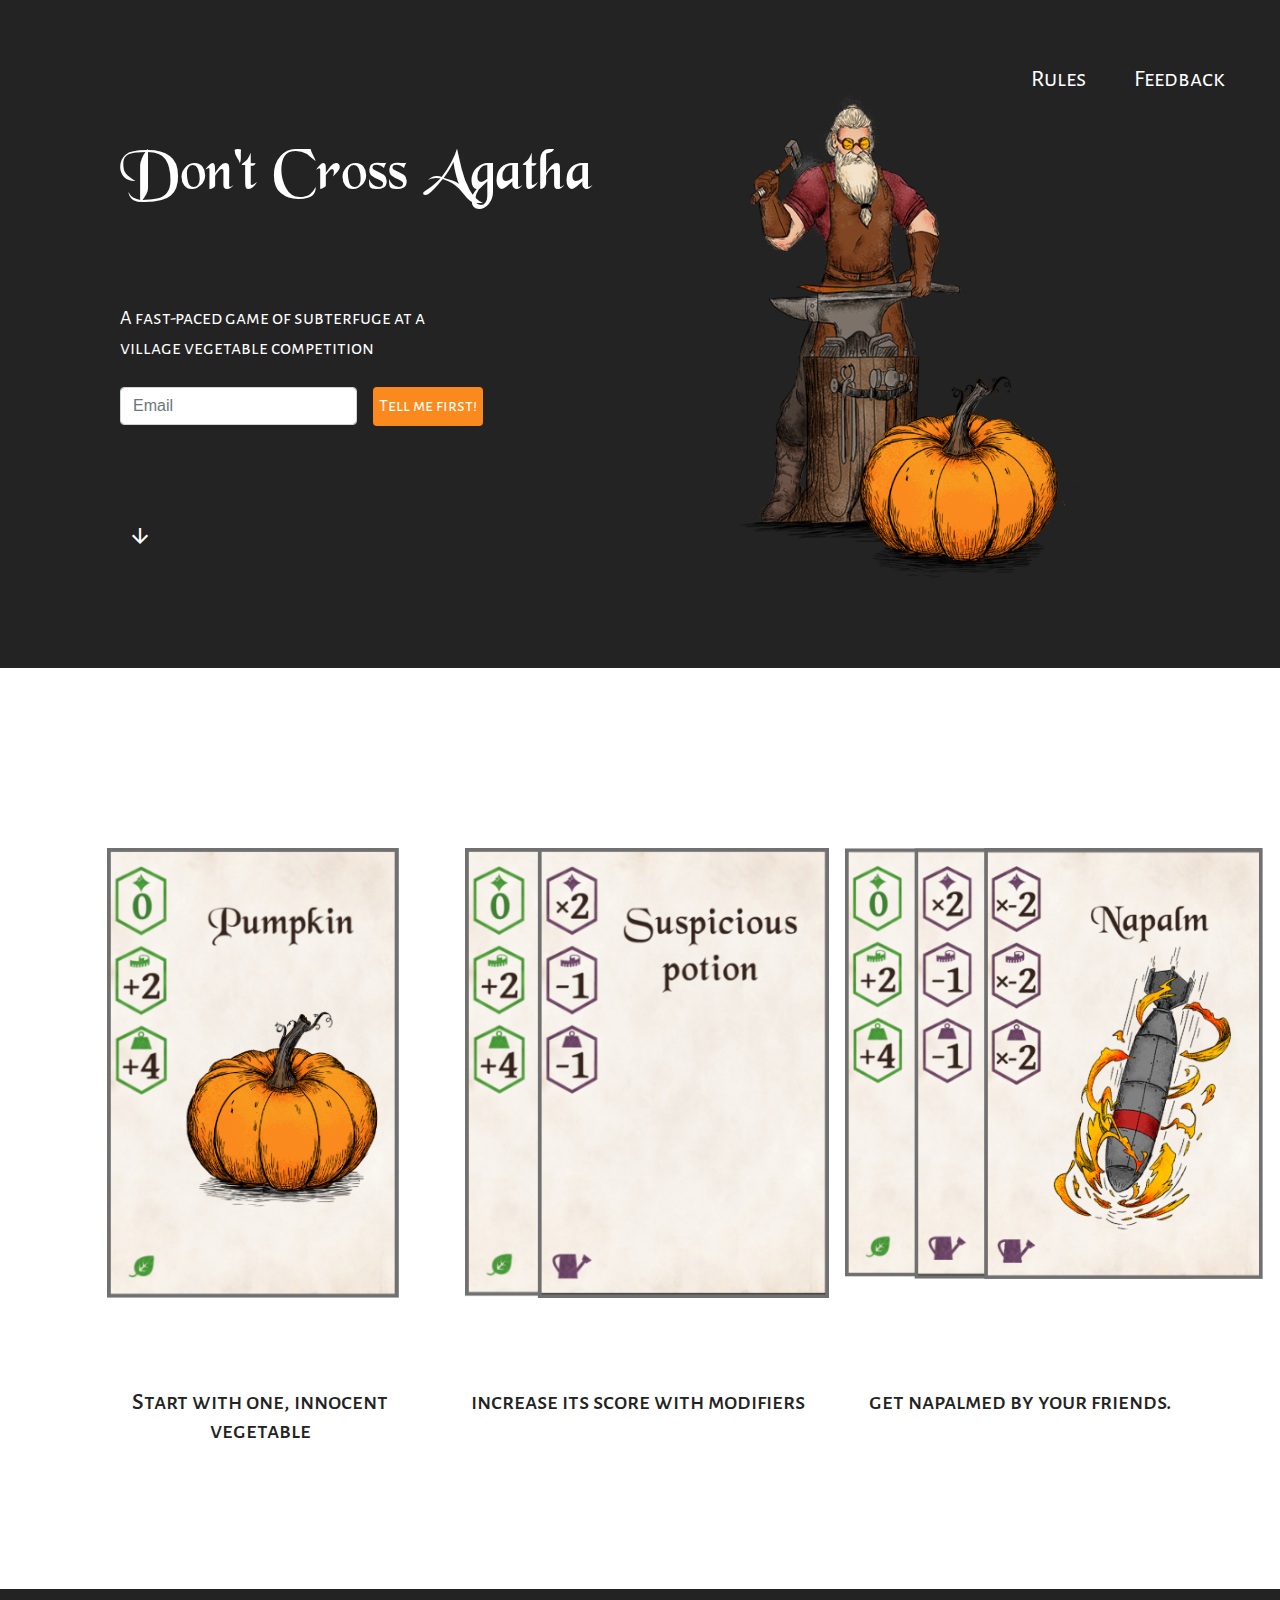
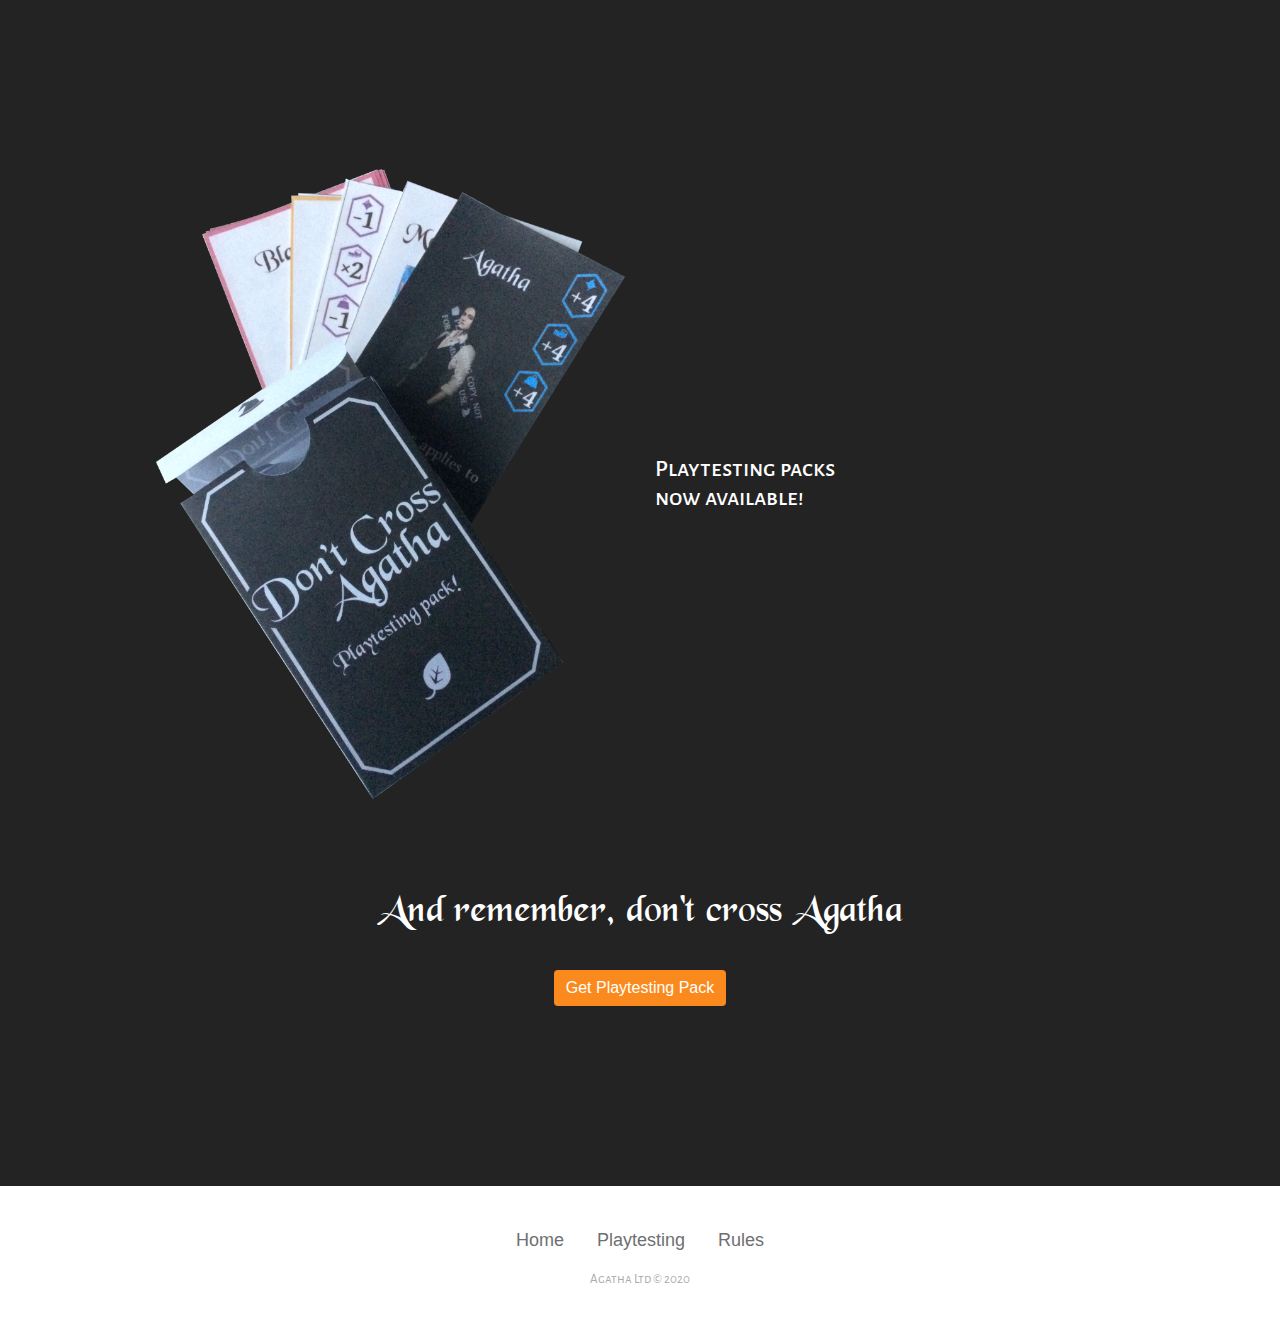
<file: index.html>
<!DOCTYPE html>
<html>

<head>
    <meta charset="utf-8">
    <meta name="viewport" content="width=device-width, initial-scale=1.0, shrink-to-fit=no">
    <title>Don't Cross Agatha</title>
    <link rel="stylesheet" href="assets/bootstrap/css/bootstrap.min.css">
    <link rel="stylesheet" href="https://fonts.googleapis.com/css?family=Alegreya+Sans+SC">
    <link rel="stylesheet" href="assets/css/BlackChancery.css">
    <link rel="stylesheet" href="assets/fonts/material-icons.min.css">
    <link rel="stylesheet" href="assets/css/Contact-Form-Clean.css">
    <link rel="stylesheet" href="assets/css/Footer-Basic.css">
    <link rel="stylesheet" href="assets/css/iframe.css">
    <link rel="stylesheet" href="assets/css/styles.css">
</head>

<body>
    <nav class="navbar navbar-light navbar-expand-md">
        <div class="container-fluid"><button data-toggle="collapse" class="navbar-toggler text-center text-white" data-target="#navcol-1" style="color: rgba(255,255,255,0.5);"><i class="material-icons" id="menu">menu</i></button>
            <div class="collapse navbar-collapse text-right d-xl-flex justify-content-xl-end"
                id="navcol-1">
                <ul class="nav navbar-nav text-right">
                    <li class="nav-item"><a class="nav-link top-link" href="rules.html">Rules</a></li>
                    <li class="nav-item"><a class="nav-link top-link" href="rules.html#feedback">Feedback</a></li>
                </ul>
            </div>
        </div>
    </nav>
    <div id="landing">
        <div class="container">
            <div class="row">
                <div class="col-md-6 d-xl-flex justify-content-xl-end align-items-xl-center" id="bsmith">
                    <div class="jumbotron" style="background: #e9ecef00;">
                        <h1 style="font-family: BlackChancery;font-size: 60px;color: #ffffff;">Don't Cross Agatha<br></h1>
                        <p id="top" style="font-family: 'Alegreya Sans SC', sans-serif;font-size: 20px;color: #ffffff;">A fast-paced game of subterfuge at a village vegetable competition</p>
                        <form data-bss-recipient="21d30f80d0d750b8607ee307443e2be3" data-bss-subject="Agatha Playtesting">
                            <div class="form-group d-xl-flex align-items-xl-center"><input class="form-control" type="email" name="Email-input" placeholder="Email"><button class="btn btn-primary" id="tell-me-first" type="button" style="background: #fa8a1d;">Tell me first!</button></div>
                        </form>
                        <div class="text-left" style="text-align: left;">
                            <p class="d-xl-flex align-items-xl-center" id="how-to-play"><i class="material-icons">arrow_downward</i></p>
                        </div>
                    </div>
                </div>
                <div class="col-md-6 d-xl-flex align-items-xl-center">
                    <div class="blacksmith-div"><img src="assets/img/Group%2013.png" loading="eager"></div>
                </div>
            </div>
        </div>
    </div>
    <div class="how-to-play">
        <div class="container" id="how-cont">
            <div class="row">
                <div class="col-md-4 text-center"><img class="cards" src="assets/img/Group%209.png">
                    <h3>Start with one, innocent vegetable</h3>
                </div>
                <div class="col-md-4 text-center"><img class="cards" src="assets/img/Group%2015.png">
                    <h3>increase its score with modifiers&nbsp;</h3>
                </div>
                <div class="col-md-4 text-center"><img class="cards" src="assets/img/Group%2014.png">
                    <h3>get napalmed by your friends.</h3>
                </div>
            </div>
        </div>
    </div>
    <div class="playtesting">
        <div class="container">
            <div class="row">
                <div class="col-md-6 text-center d-xl-flex justify-content-xl-end align-items-xl-center"><img class="pack" src="assets/img/Playtesting-pack.png"></div>
                <div class="col-md-6 text-left d-xl-flex justify-content-xl-start align-items-xl-center">
                    <h3 id="playtesting-title">Playtesting packs <br>now available!</h3>
                </div>
            </div>
        </div>
    </div>
    <div id="action" style="text-align: center;">
        <h1 id="remember" style="font-family: BlackChancery;text-align: center;color: #ffffff;">And remember, don't cross Agatha</h1><a class="btn btn-primary" role="button" style="background: #fa8a1d;border-style: none;" href="playtesting.html">Get Playtesting Pack</a></div>
    <div class="footer-basic">
        <footer>
            <ul class="list-inline">
                <li class="list-inline-item"><a href="index.html">Home</a></li>
                <li class="list-inline-item"><a href="playtesting.html">Playtesting</a></li>
                <li class="list-inline-item"><a href="rules.html">Rules</a></li>
            </ul>
            <p class="copyright">Agatha Ltd © 2020</p>
        </footer>
    </div>
    <script src="assets/js/jquery.min.js"></script>
    <script src="assets/bootstrap/js/bootstrap.min.js"></script>
    <script src="assets/js/smart-forms.min.js"></script>
</body>

</html>
</file>
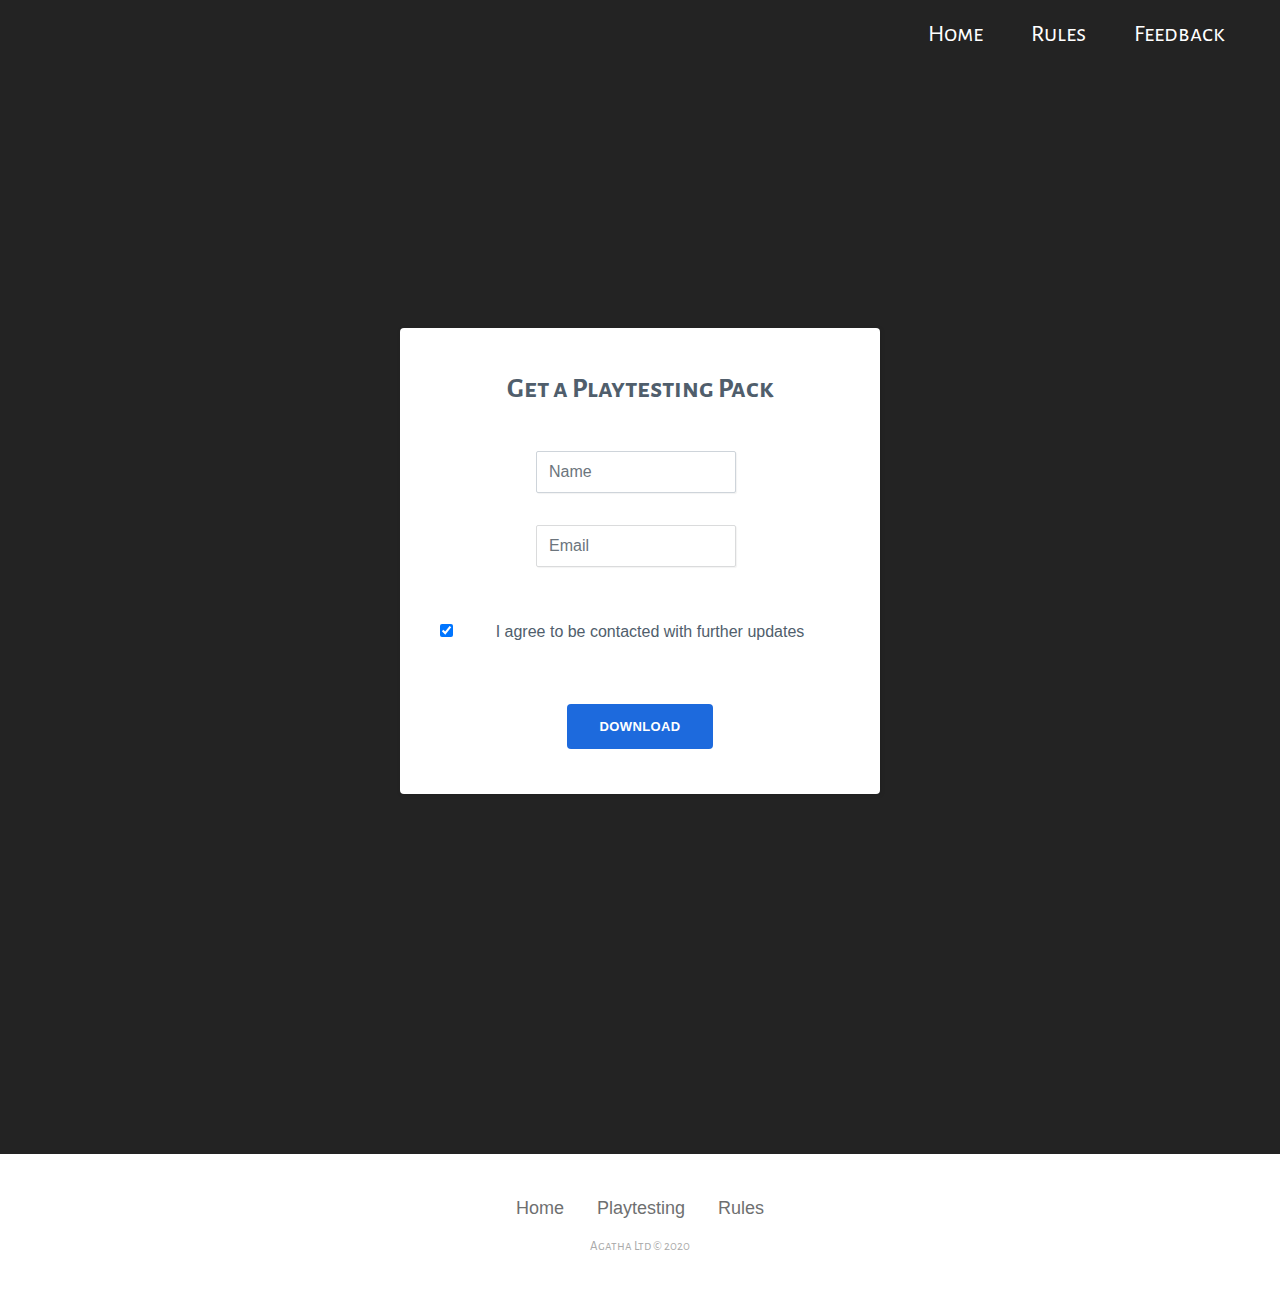
<file: playtesting.html>
<!DOCTYPE html>
<html>

<head>
    <meta charset="utf-8">
    <meta name="viewport" content="width=device-width, initial-scale=1.0, shrink-to-fit=no">
    <title>Don't Cross Agatha</title>
    <link rel="stylesheet" href="assets/bootstrap/css/bootstrap.min.css">
    <link rel="stylesheet" href="https://fonts.googleapis.com/css?family=Alegreya+Sans+SC">
    <link rel="stylesheet" href="assets/css/BlackChancery.css">
    <link rel="stylesheet" href="assets/fonts/material-icons.min.css">
    <link rel="stylesheet" href="assets/css/Contact-Form-Clean.css">
    <link rel="stylesheet" href="assets/css/Footer-Basic.css">
    <link rel="stylesheet" href="assets/css/iframe.css">
    <link rel="stylesheet" href="assets/css/styles.css">
</head>

<body>
    <nav class="navbar navbar-light navbar-expand-md">
        <div class="container-fluid"><button data-toggle="collapse" class="navbar-toggler text-center text-white" data-target="#navcol-2" style="color: rgba(255,255,255,0.5);"><i class="material-icons" id="menu-1">menu</i></button>
            <div class="collapse navbar-collapse text-right d-lg-flex justify-content-lg-end"
                id="navcol-2">
                <ul class="nav navbar-nav">
                    <li class="nav-item"><a class="nav-link active" href="index.html">Home</a></li>
                </ul>
                <ul class="nav navbar-nav text-right">
                    <li class="nav-item"><a class="nav-link top-link" href="rules.html">Rules</a></li>
                    <li class="nav-item"><a class="nav-link top-link" href="rules.html#feedback">Feedback</a></li>
                </ul>
            </div>
        </div>
    </nav>
    <div class="contact-clean" style="border-color: rgb(206,212,218);background: #f1f7fc00;">
        <form id="playtesting" data-bss-recipient="21d30f80d0d750b8607ee307443e2be3" data-bss-subject="Agatha Playtesting">
            <h2 class="text-center" style="font-family: 'Alegreya Sans SC';">Get a Playtesting Pack</h2>
            <div class="form-group d-sm-flex justify-content-sm-center"><input class="form-control" type="text" name="name" placeholder="Name"></div>
            <div class="form-group text-center d-sm-flex justify-content-sm-center"><input class="form-control is-invalid" type="email" name="email" placeholder="Email" style="border-style: solid;border-color: rgb(218,219,220);"></div>
            <div class="form-check"><input class="form-check-input" type="checkbox" id="formCheck-1" checked=""><label class="form-check-label d-sm-flex justify-content-sm-center" for="formCheck-1">I agree to be contacted with further updates</label></div>
            <div class="form-group d-sm-flex d-xl-flex justify-content-sm-center justify-content-xl-center"><button class="btn btn-primary" type="submit" style="border-style: none;background-color: #fa8a1d;">Download</button></div>
        </form>
        <div id="space"></div>
    </div>
    <div class="footer-basic">
        <footer>
            <ul class="list-inline">
                <li class="list-inline-item"><a href="index.html">Home</a></li>
                <li class="list-inline-item"><a href="playtesting.html">Playtesting</a></li>
                <li class="list-inline-item"><a href="rules.html">Rules</a></li>
            </ul>
            <p class="copyright">Agatha Ltd © 2020</p>
        </footer>
    </div>
    <script src="assets/js/jquery.min.js"></script>
    <script src="assets/bootstrap/js/bootstrap.min.js"></script>
    <script src="assets/js/smart-forms.min.js"></script>
</body>

</html>
</file>
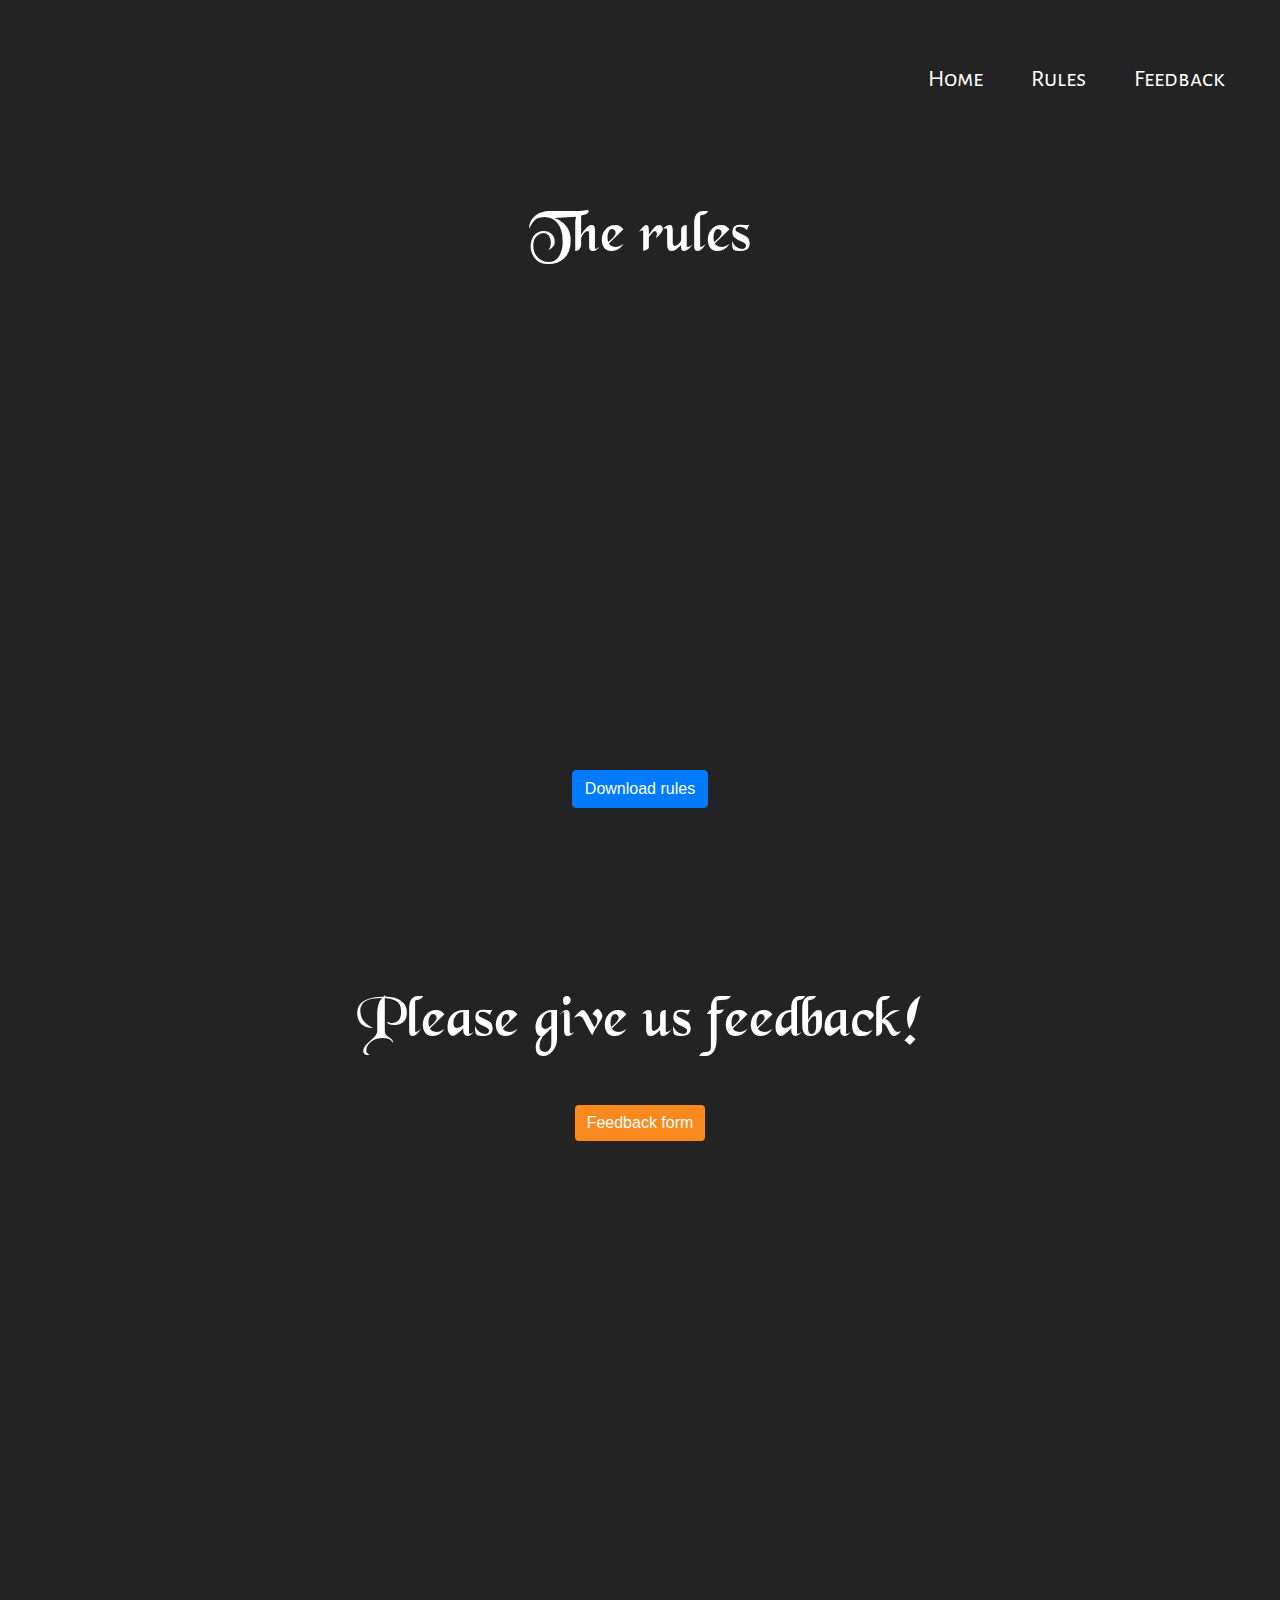
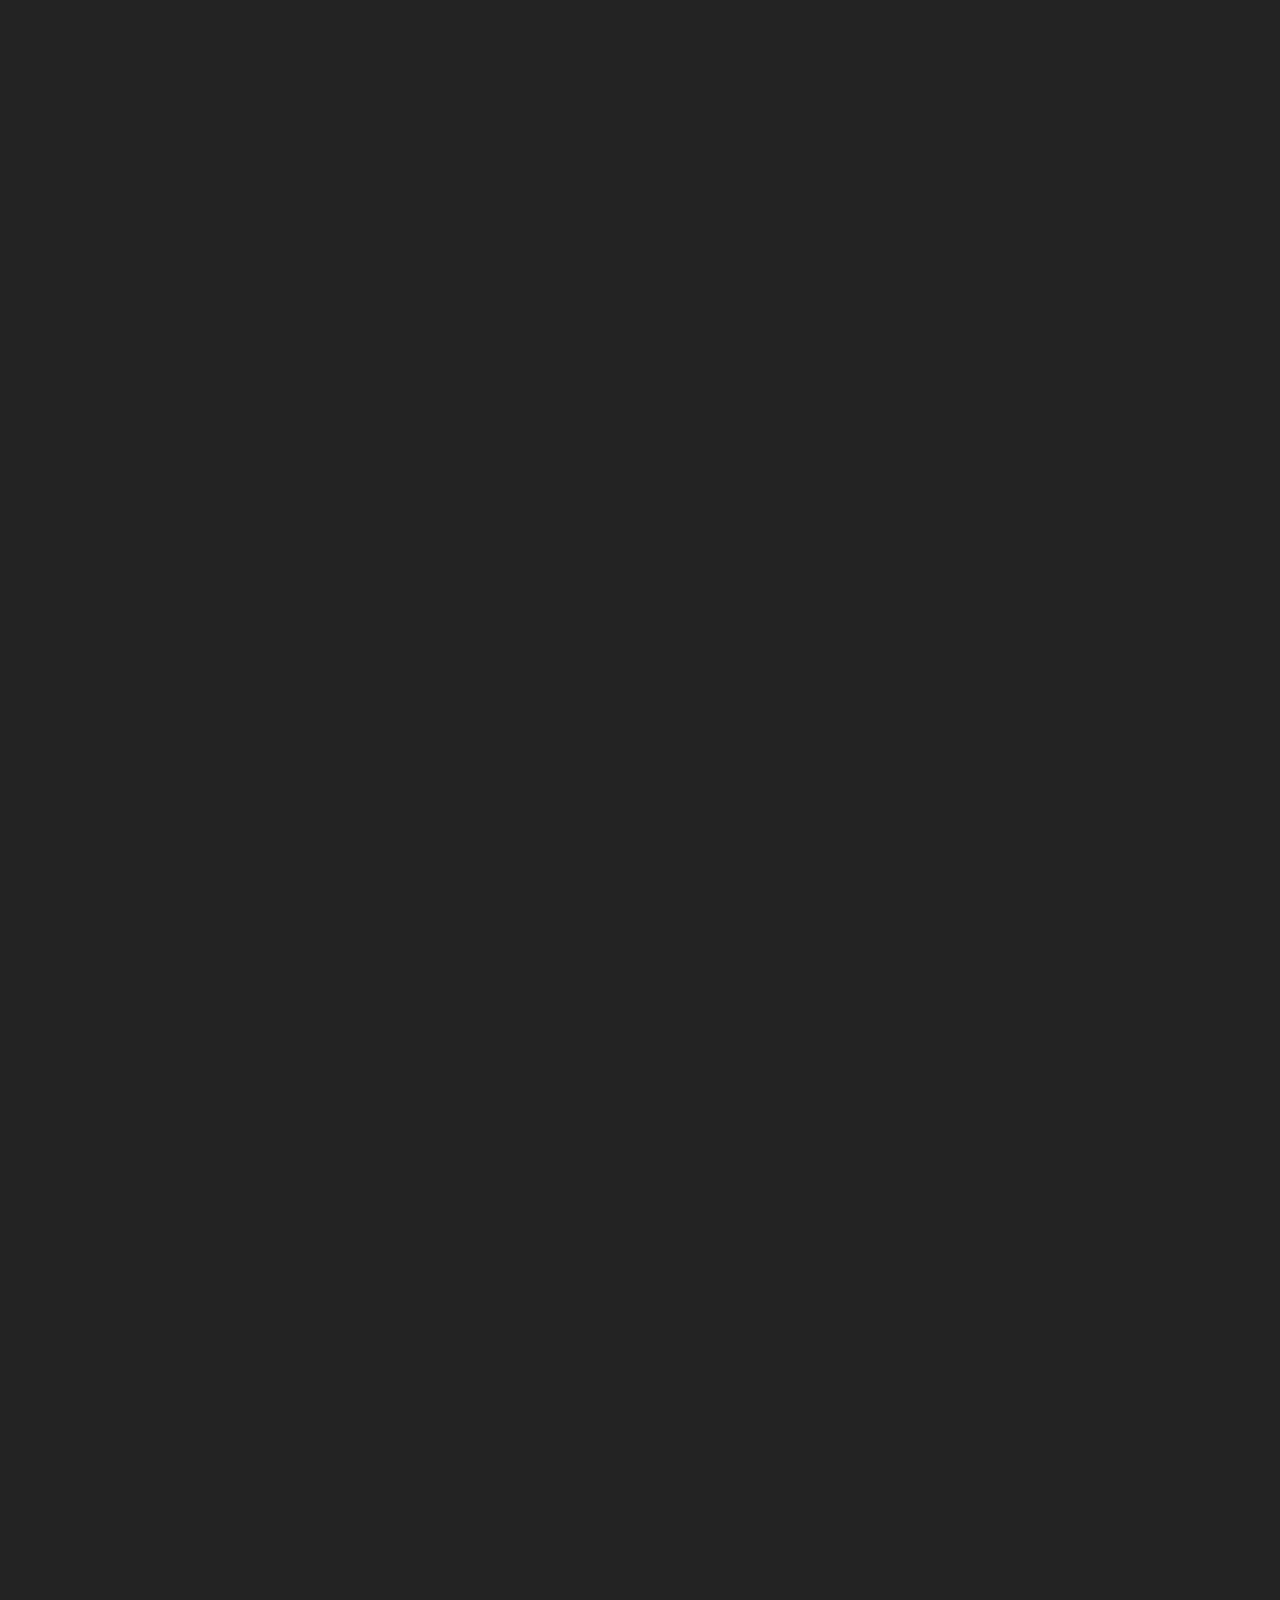
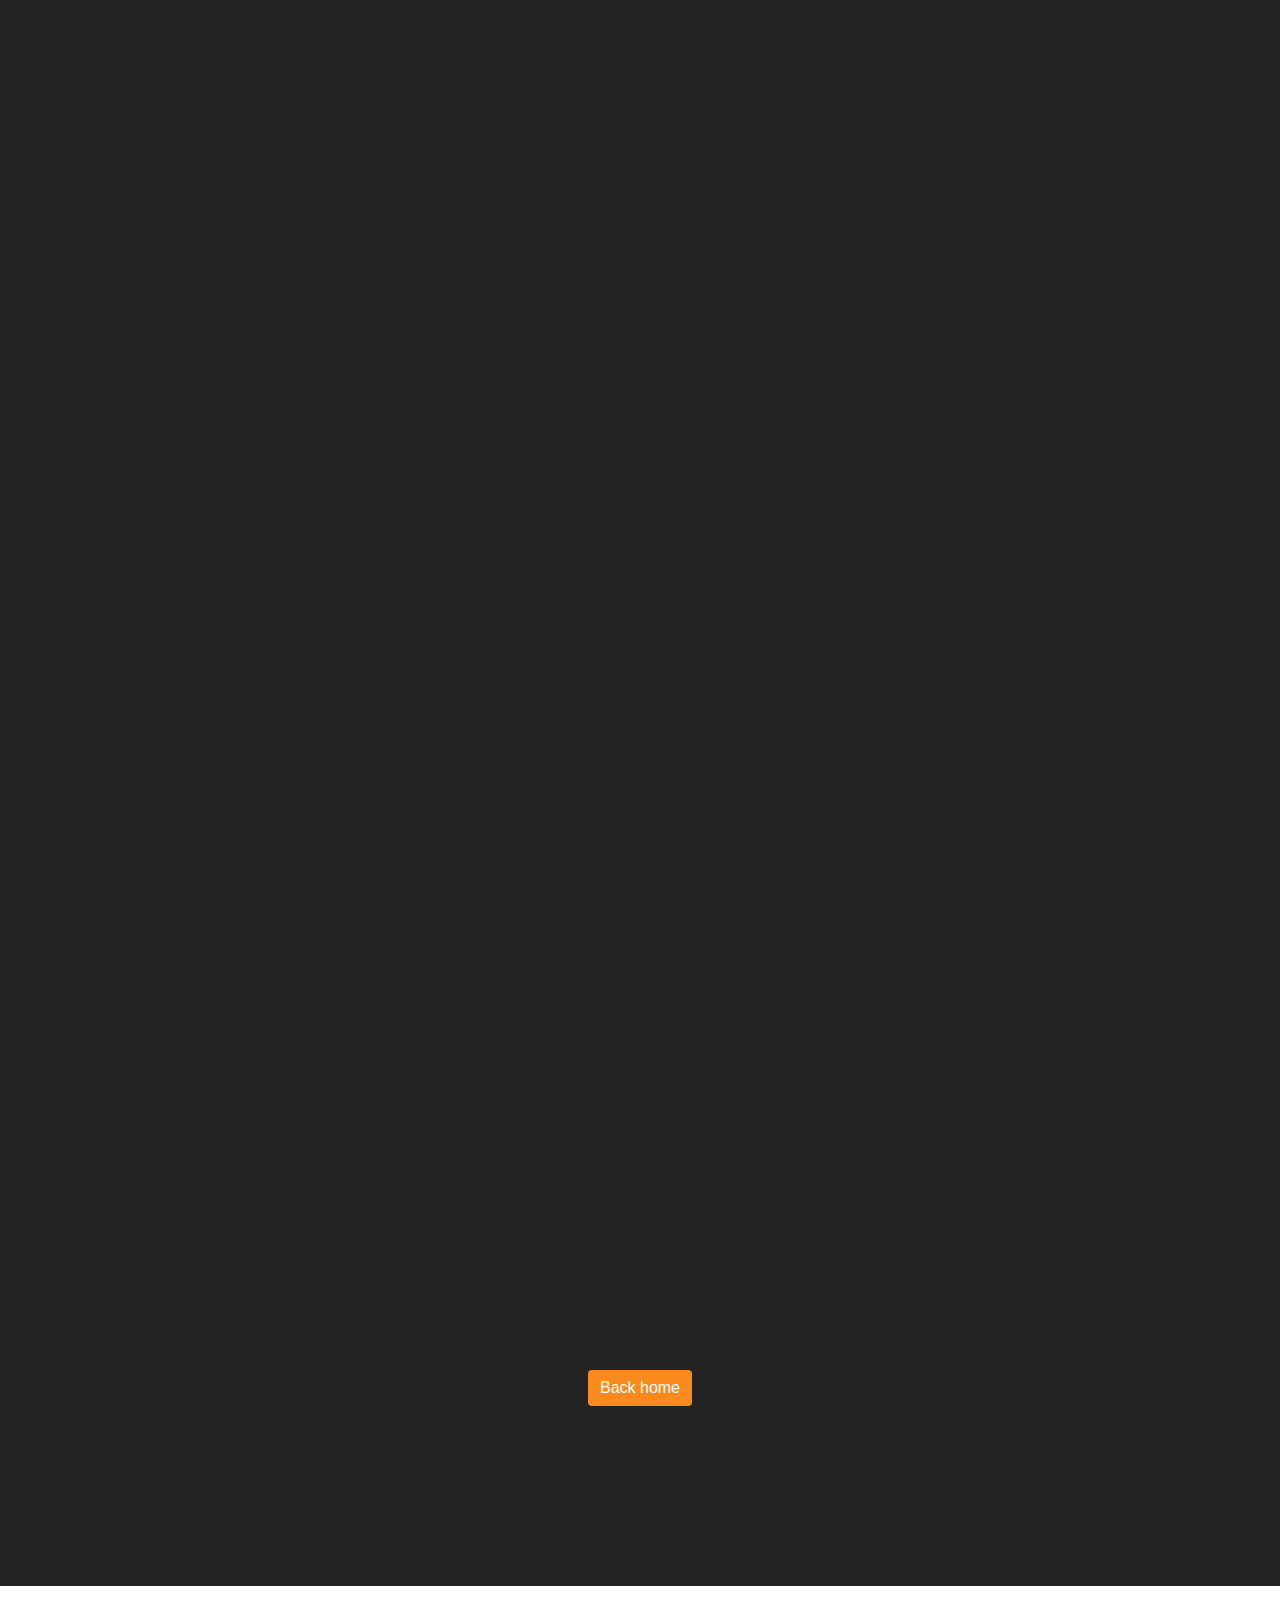
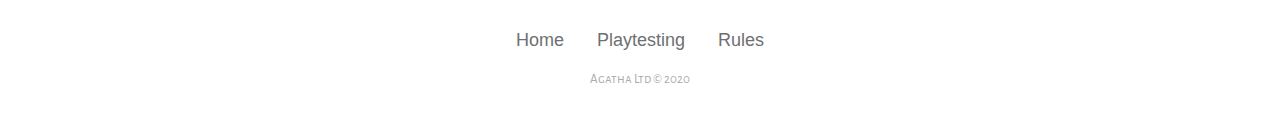
<file: rules.html>
<!DOCTYPE html>
<html>

<head>
    <meta charset="utf-8">
    <meta name="viewport" content="width=device-width, initial-scale=1.0, shrink-to-fit=no">
    <title>Don't Cross Agatha</title>
    <link rel="stylesheet" href="assets/bootstrap/css/bootstrap.min.css">
    <link rel="stylesheet" href="https://fonts.googleapis.com/css?family=Alegreya+Sans+SC">
    <link rel="stylesheet" href="assets/css/BlackChancery.css">
    <link rel="stylesheet" href="assets/fonts/material-icons.min.css">
    <link rel="stylesheet" href="assets/css/Contact-Form-Clean.css">
    <link rel="stylesheet" href="assets/css/Footer-Basic.css">
    <link rel="stylesheet" href="assets/css/iframe.css">
    <link rel="stylesheet" href="assets/css/styles.css">
</head>

<body>
    <nav class="navbar navbar-light navbar-expand-md">
        <div class="container-fluid"><button data-toggle="collapse" class="navbar-toggler text-center text-white" data-target="#navcol-1" style="color: rgba(255,255,255,0.5);"><i class="material-icons" id="menu">menu</i></button>
            <div class="collapse navbar-collapse text-right d-lg-flex justify-content-lg-end"
                id="navcol-1">
                <ul class="nav navbar-nav">
                    <li class="nav-item"><a class="nav-link active" href="index.html">Home</a></li>
                </ul>
                <ul class="nav navbar-nav text-right">
                    <li class="nav-item"><a class="nav-link top-link" href="rules.html">Rules</a></li>
                    <li class="nav-item"><a class="nav-link top-link" href="rules.html#feedback">Feedback</a></li>
                </ul>
            </div>
        </div>
    </nav>
    <div>
        <div>
            <h1 class="text-center" style="font-family: 'BlackChancery';font-size: 60px;color: #ffffff;margin-top: 10vh;margin-bottom: 5vh;">The rules</h1>
        </div>
        <div></div>
    </div>
    <div class="d-flex d-sm-flex justify-content-center justify-content-sm-center">
        <div class="text-center d-flex d-sm-flex justify-content-center justify-content-sm-center iframe-div"><iframe src="./agatha-rules.pdf" width="100%" height="360" style="border:none;overflow:hidden" scrolling="no" frameborder="0" allowTransparency="true">
    
    This browser does not support PDFs. Please download the PDF to view it: Download PDF

</iframe></div>
    </div>
    <div class="text-center" style="margin-top: 10vh;"><a class="btn btn-primary" role="button" href="./agatha-rules.pdf">Download rules</a></div>
    <div>
        <div>
            <h1 class="text-center" id="feedback" style="font-size: 60px;font-family: 'BlackChancery';color: #fff;margin-bottom: 5vh;margin-top: 20vh;">Please give us feedback!</h1>
        </div>
        <div class="text-center feedback-bttn"><a class="btn btn-primary" role="button" style="background: #fa8a1d;border-style: none;" href="https://forms.gle/4urjkxs6vc3NnfdX9">Feedback form</a></div>
        <div class="text-center feedback-div"><iframe src="https://docs.google.com/forms/d/e/1FAIpQLSf0wpLZTqGHfeBxQUX4j4FQmw5--lfE4xJ2__IlG_YSxDWRZA/viewform?embedded=true" width="640" height="3332" frameborder="0" marginheight="0" marginwidth="0"Loading…width="100%" height="360" style="border:none;overflow:hidden" scrolling="no" frameborder="0" allowTransparency="true"></iframe></div>
    </div>
    <div class="text-center" style="margin-top: 10vh;"><a class="btn btn-primary" role="button" style="background: #fa8a1d;border-style: none;" href="index.html">Back home</a></div>
    <div class="footer-basic">
        <footer>
            <ul class="list-inline">
                <li class="list-inline-item"><a href="index.html">Home</a></li>
                <li class="list-inline-item"><a href="playtesting.html">Playtesting</a></li>
                <li class="list-inline-item"><a href="rules.html">Rules</a></li>
            </ul>
            <p class="copyright">Agatha Ltd © 2020</p>
        </footer>
    </div>
    <script src="assets/js/jquery.min.js"></script>
    <script src="assets/bootstrap/js/bootstrap.min.js"></script>
    <script src="assets/js/smart-forms.min.js"></script>
</body>

</html>
</file>
<file: assets/css/BlackChancery.css>
@font-face {
	font-family: 'BlackChancery';
	src: url(../../assets/fonts/BlackChancery.ttf) format('truetype');
	font-weight: 100;
	font-style: normal;
}
</file>
<file: assets/css/Contact-Form-Clean.css>
.contact-clean {
  background: #f1f7fc;
  padding: 80px 0;
}

@media (max-width:767px) {
  .contact-clean {
    padding: 20px 0;
  }
}

.contact-clean form {
  max-width: 480px;
  width: 90%;
  margin: 0 auto;
  background-color: #ffffff;
  padding: 40px;
  border-radius: 4px;
  color: #505e6c;
  box-shadow: 1px 1px 5px rgba(0,0,0,0.1);
}

@media (max-width:767px) {
  .contact-clean form {
    padding: 30px;
  }
}

.contact-clean h2 {
  margin-top: 5px;
  font-weight: bold;
  font-size: 28px;
  margin-bottom: 36px;
  color: inherit;
}

.contact-clean .form-group:last-child {
  margin-bottom: 5px;
}

.contact-clean form .form-control {
  background: #fff;
  border-radius: 2px;
  box-shadow: 1px 1px 1px rgba(0,0,0,0.05);
  outline: none;
  color: inherit;
  padding-left: 12px;
  height: 42px;
}

.contact-clean form .form-control:focus {
  border: 1px solid #b2b2b2;
}

.contact-clean form textarea.form-control {
  min-height: 100px;
  max-height: 260px;
  padding-top: 10px;
  resize: vertical;
}

.contact-clean form .btn {
  padding: 16px 32px;
  border: none;
  background: none;
  box-shadow: none;
  text-shadow: none;
  opacity: 0.9;
  text-transform: uppercase;
  font-weight: bold;
  font-size: 13px;
  letter-spacing: 0.4px;
  line-height: 1;
  outline: none !important;
}

.contact-clean form .btn:hover {
  opacity: 1;
}

.contact-clean form .btn:active {
  transform: translateY(1px);
}

.contact-clean form .btn-primary {
  background-color: #055ada !important;
  margin-top: 15px;
  color: #fff;
}

.material-icons {
}
</file>
<file: assets/css/Footer-Basic.css>
.footer-basic {
  padding: 40px 0;
  background-color: #ffffff;
  color: #4b4c4d;
}

.footer-basic ul {
  padding: 0;
  list-style: none;
  text-align: center;
  font-size: 18px;
  line-height: 1.6;
  margin-bottom: 0;
}

.footer-basic li {
  padding: 0 10px;
}

.footer-basic ul a {
  color: inherit;
  text-decoration: none;
  opacity: 0.8;
}

.footer-basic ul a:hover {
  opacity: 1;
}

.footer-basic .social {
  text-align: center;
  padding-bottom: 25px;
}

.footer-basic .social > a {
  font-size: 24px;
  width: 40px;
  height: 40px;
  line-height: 40px;
  display: inline-block;
  text-align: center;
  border-radius: 50%;
  border: 1px solid #ccc;
  margin: 0 8px;
  color: inherit;
  opacity: 0.75;
}

.footer-basic .social > a:hover {
  opacity: 0.9;
}

.footer-basic .copyright {
  margin-top: 15px;
  text-align: center;
  font-size: 13px;
  color: #aaa;
  margin-bottom: 0;
}
</file>
<file: assets/css/iframe.css>
section {
  width: 100%;
  height: 238px;
  border: none;
  overflow: hidden;
}
</file>
<file: assets/css/styles.css>
img {
  vertical-align: middle;
  border-style: none;
  max-height: 600px;
}

#top {
  max-width: 350px;
  margin-top: 10vh;
}

.card {
  max-height: 400px;
}

.demo {
  margin-top: 5%;
}

#modify {
  max-width: 300px;
  font-size: 20px;
}

@media (min-width: 992px) {
  #nap-col {
    padding-left: 20%;
  }
}

#action {
  margin-top: 10vh;
  margin-bottom: 10%;
}

#remember {
  padding-bottom: 2%;
}

#space {
  height: 100px;
}

body {
  background-color: #232323;
}

p {
  margin-top: 0;
  margin-bottom: 1rem;
  font-family: 'Alegreya Sans SC';
  font-size: 24px;
  color: #ffffff;
}

.form-control {
  max-width: 50%;
  margin: 8px;
  margin-left: 0;
}

#tell-me-first {
  margin: 8px;
  background-color: rgb(250,138,29);
  border: none;
  padding: 6px;
  font-family: 'Alegreya Sans SC';
  font-size: 18px;
}

.material-icons {
  padding-left: 8px;
}

#how-to-play {
  margin-top: 10vh;
}

#landing {
  margin-top: -5vh;
}

.cards {
  max-height: 50vh;
}

.h3, h3 {
  font-size: 24px;
  color: #232323;
  font-family: 'Alegreya Sans SC';
  margin-top: 10vh;
}

.how-to-play {
  padding-top: 20vh;
  padding-bottom: 15vh;
  background-color: #ffffff;
}

.pack {
  max-height: 70vh;
}

.playtesting {
  margin-top: 20vh;
}

#playtesting-title {
  color: #ffffff;
  margin: 0;
}

.navbar-light .navbar-nav .active > .nav-link, .navbar-light .navbar-nav .nav-link.active, .navbar-light .navbar-nav .nav-link.show, .navbar-light .navbar-nav .show > .nav-link {
  color: #ffffff;
  font-family: 'Alegreya Sans SC';
  margin-left: 16px;
  margin-right: 16px;
  font-size: 24px;
}

.navbar-light .navbar-nav .nav-link {
  color: #ffffff;
  font-family: 'Alegreya Sans SC';
  margin-left: 16px;
  margin-right: 16px;
  font-size: 24px;
}

#navcol-1 {
  margin-top: 5vh;
}

.navbar-light .navbar-nav .nav-link:focus, .navbar-light .navbar-nav .nav-link:hover {
  color: rgb(250,138,29);
}

#menu {
  padding-left: 0;
}

.footer-basic {
  margin-top: 20vh;
}

#playtesting {
  margin-top: 20vh;
}

.form-check-label.d-sm-flex.justify-content-sm-center {
  margin-top: 5vh;
}

.form-group.d-sm-flex.d-xl-flex.justify-content-sm-center.justify-content-xl-center {
  margin-top: 5vh;
}
</file>
